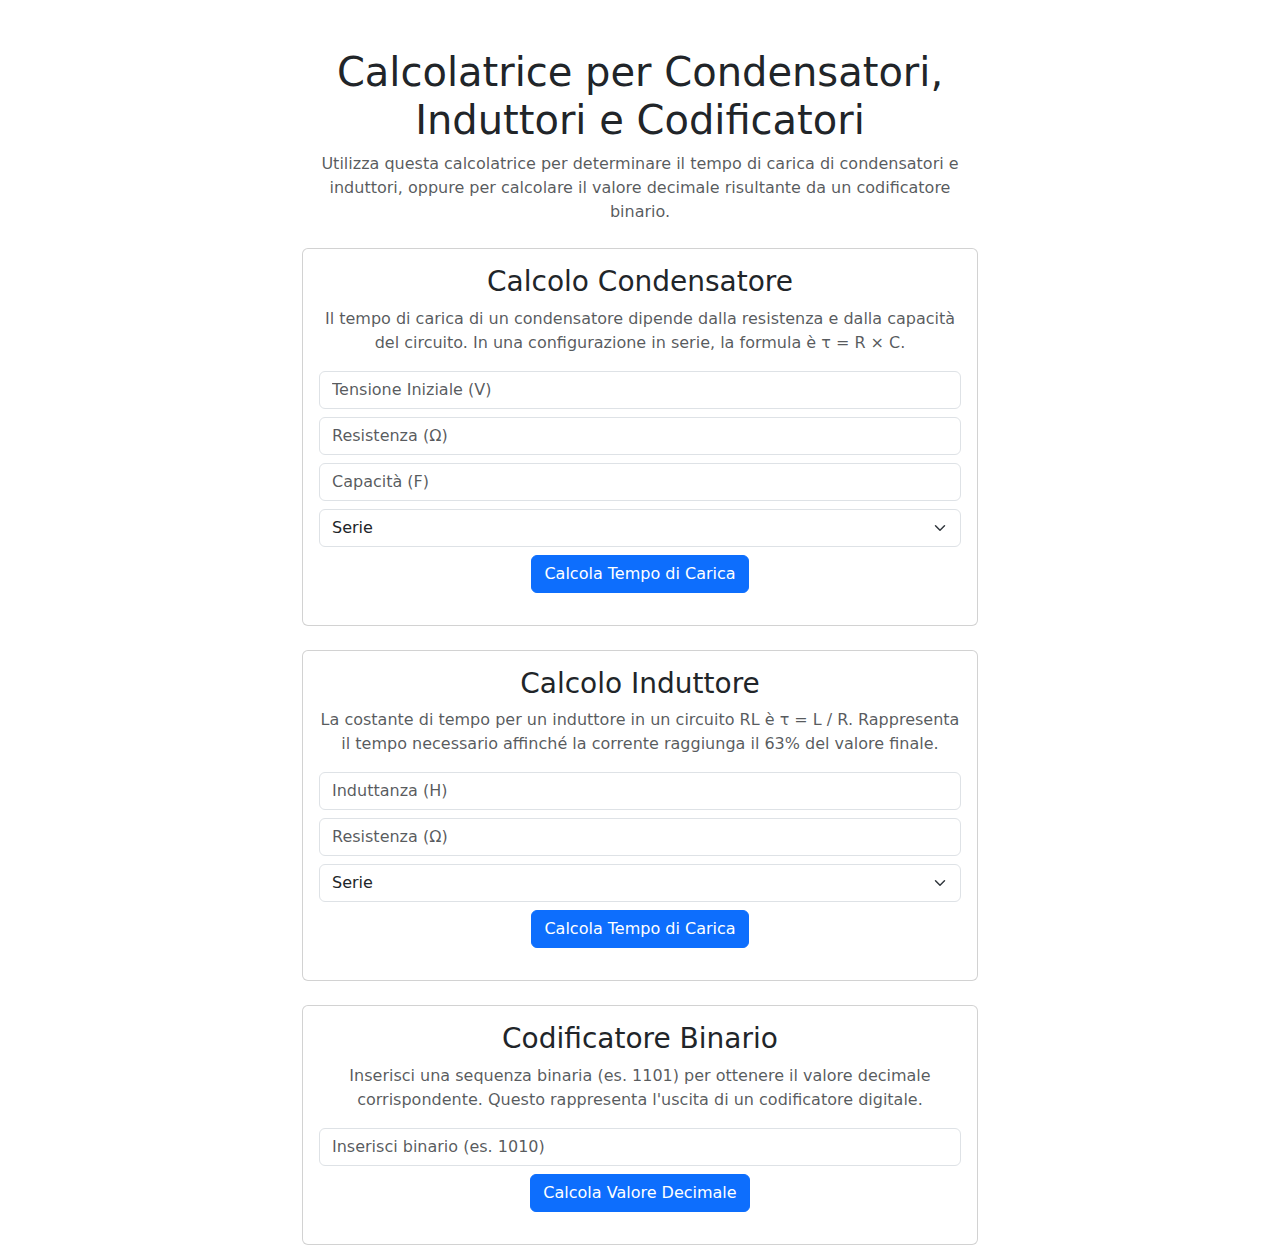
<file: index.html>
<!DOCTYPE html>
<html lang="it">
<head>
    <meta charset="UTF-8">
    <meta name="viewport" content="width=device-width, initial-scale=1.0">
    <title>Calcolatrice Elettronica</title>
    <link href="https://cdn.jsdelivr.net/npm/bootstrap@5.3.0-alpha1/dist/css/bootstrap.min.css" rel="stylesheet">
    <style>
        body {
            text-align: center;
        }
        .container {
            max-width: 700px;
            margin: auto;
        }
    </style>
</head>
<body>
    <div class="container mt-5">
        <h1>Calcolatrice per Condensatori, Induttori e Codificatori</h1>

        <p class="text-muted">Utilizza questa calcolatrice per determinare il tempo di carica di condensatori e induttori, oppure per calcolare il valore decimale risultante da un codificatore binario.</p>

        <!-- Sezione Condensatori -->
        <div class="card mt-4">
            <div class="card-body">
                <h3>Calcolo Condensatore</h3>
                <p class="text-muted">Il tempo di carica di un condensatore dipende dalla resistenza e dalla capacità del circuito. In una configurazione in serie, la formula è τ = R × C.</p>
                <form id="capacitor-form">
                    <input type="number" id="voltage" class="form-control mb-2" placeholder="Tensione Iniziale (V)" required>
                    <input type="number" id="resistance" class="form-control mb-2" placeholder="Resistenza (Ω)" required>
                    <input type="number" id="capacitance" class="form-control mb-2" placeholder="Capacità (F)" required>
                    <select id="configuration" class="form-select mb-2" required>
                        <option value="serie">Serie</option>
                        <option value="parallelo">Parallelo</option>
                    </select>
                    <button type="submit" class="btn btn-primary">Calcola Tempo di Carica</button>
                </form>
                <div id="result" class="mt-3 fw-bold"></div>
            </div>
        </div>

        <!-- Sezione Induttori -->
        <div class="card mt-4">
            <div class="card-body">
                <h3>Calcolo Induttore</h3>
                <p class="text-muted">La costante di tempo per un induttore in un circuito RL è τ = L / R. Rappresenta il tempo necessario affinché la corrente raggiunga il 63% del valore finale.</p>
                <form id="inductor-form">
                    <input type="number" id="inductance" class="form-control mb-2" placeholder="Induttanza (H)" required>
                    <input type="number" id="resistance-inductor" class="form-control mb-2" placeholder="Resistenza (Ω)" required>
                    <select id="inductor-configuration" class="form-select mb-2" required>
                        <option value="serie">Serie</option>
                        <option value="parallelo">Parallelo</option>
                    </select>
                    <button type="submit" class="btn btn-primary">Calcola Tempo di Carica</button>
                </form>
                <div id="inductor-result" class="mt-3 fw-bold"></div>
            </div>
        </div>

        <!-- Sezione Codificatori -->
        <div class="card mt-4">
            <div class="card-body">
                <h3>Codificatore Binario</h3>
                <p class="text-muted">Inserisci una sequenza binaria (es. 1101) per ottenere il valore decimale corrispondente. Questo rappresenta l'uscita di un codificatore digitale.</p>
                <form id="encoder-form">
                    <input type="text" id="binary-input" class="form-control mb-2" placeholder="Inserisci binario (es. 1010)" pattern="[01]+" required>
                    <button type="submit" class="btn btn-primary">Calcola Valore Decimale</button>
                </form>
                <div id="encoder-result" class="mt-3 fw-bold"></div>
                <div id="encoder-time" class="mt-1 text-secondary"></div>
            </div>
        </div>
    </div>

    <script>
        // Calcolo condensatore
        document.getElementById('capacitor-form').addEventListener('submit', function(event) {
            event.preventDefault();
            let resistance = parseFloat(document.getElementById('resistance').value);
            let capacitance = parseFloat(document.getElementById('capacitance').value);
            let configuration = document.getElementById('configuration').value;
            let time = configuration === "serie" ? resistance * capacitance : 2 * resistance * capacitance;
            document.getElementById('result').innerText = `Tempo di Carica: ${time.toFixed(2)} secondi`;
        });

        // Calcolo induttore
        document.getElementById('inductor-form').addEventListener('submit', function(event) {
            event.preventDefault();
            let inductance = parseFloat(document.getElementById('inductance').value);
            let resistance = parseFloat(document.getElementById('resistance-inductor').value);
            let configuration = document.getElementById('inductor-configuration').value;
            let timeConstant = configuration === "serie" ? inductance / resistance : 2 * inductance / resistance;
            document.getElementById('inductor-result').innerText = `Tempo di Carica: ${timeConstant.toFixed(2)} secondi`;
        });

        // Calcolo codificatore
        document.getElementById('encoder-form').addEventListener('submit', function(event) {
            event.preventDefault();
            let binary = document.getElementById('binary-input').value;
            if (/^[01]+$/.test(binary)) {
                let decimal = parseInt(binary, 2);
                let processingTimeMs = binary.length * 0.5; // 0.5 ms per bit
                document.getElementById('encoder-result').innerText = `Valore Decimale: ${decimal}`;
                document.getElementById('encoder-time').innerText = `Tempo di Elaborazione Stimato: ${processingTimeMs.toFixed(2)} ms`;
            } else {
                document.getElementById('encoder-result').innerText = "Input non valido. Inserisci solo 0 e 1.";
                document.getElementById('encoder-time').innerText = "";
            }
        });
    </script>

    <script src="https://cdn.jsdelivr.net/npm/bootstrap@5.3.0-alpha1/dist/js/bootstrap.bundle.min.js"></script>
</body>
</html>
</file>
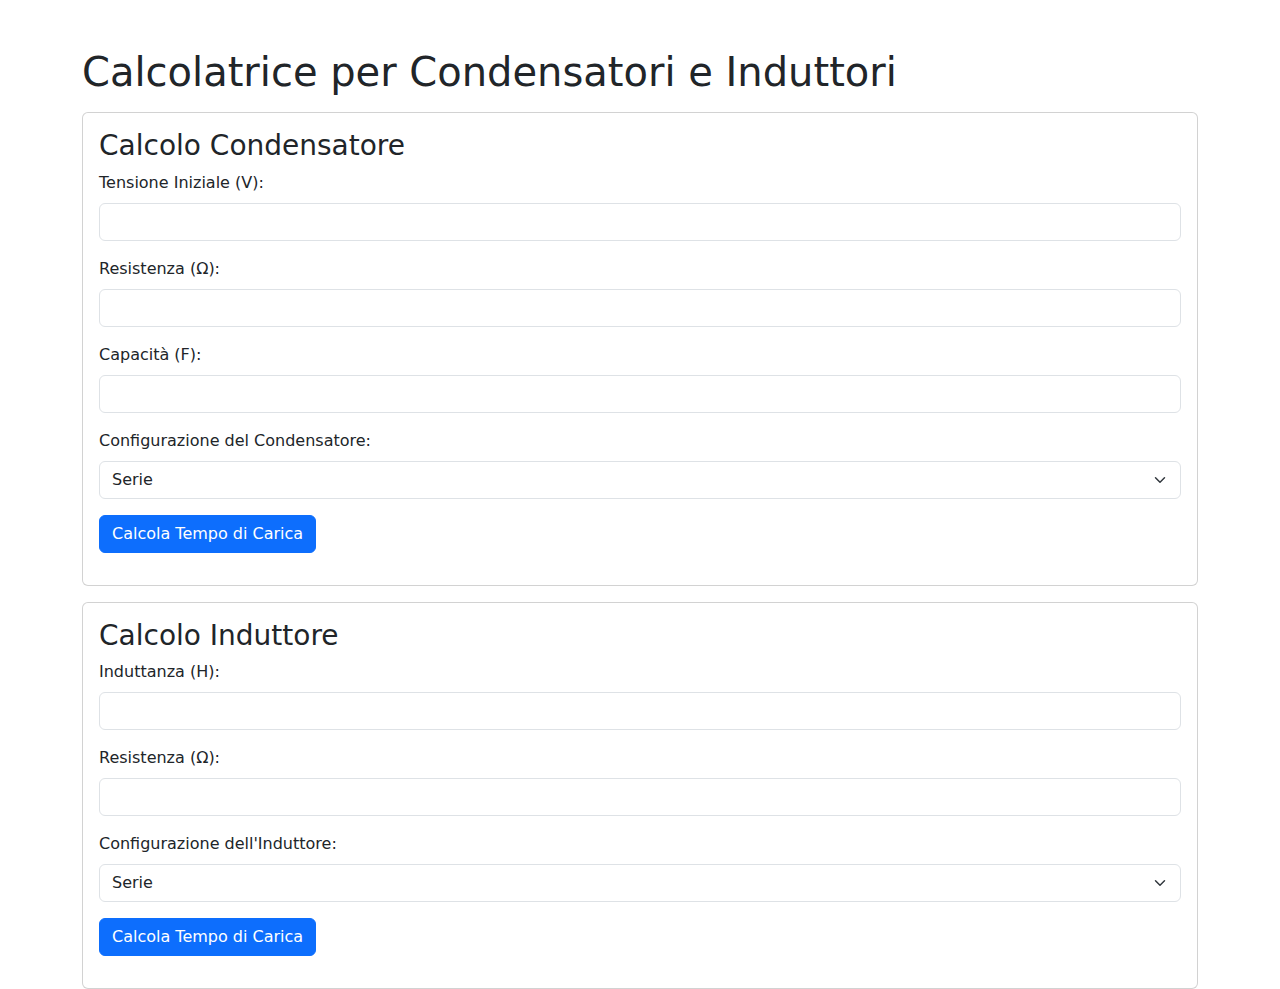
<file: intex.html>
<!DOCTYPE html>
<html lang="it">
<head>
    <meta charset="UTF-8">
    <meta name="viewport" content="width=device-width, initial-scale=1.0">
    <title>Calcolatrice per Condensatori e Induttori</title>
    <link href="https://cdn.jsdelivr.net/npm/bootstrap@5.3.0-alpha1/dist/css/bootstrap.min.css" rel="stylesheet">
</head>
<body>
    <div class="container mt-5">
        <h1>Calcolatrice per Condensatori e Induttori</h1>

        <!-- Sezione Condensatori -->
        <div class="card mt-3">
            <div class="card-body">
                <h3>Calcolo Condensatore</h3>
                <form id="capacitor-form">
                    <div class="mb-3">
                        <label for="voltage" class="form-label">Tensione Iniziale (V):</label>
                        <input type="number" id="voltage" class="form-control" required>
                    </div>
                    <div class="mb-3">
                        <label for="resistance" class="form-label">Resistenza (Ω):</label>
                        <input type="number" id="resistance" class="form-control" required>
                    </div>
                    <div class="mb-3">
                        <label for="capacitance" class="form-label">Capacità (F):</label>
                        <input type="number" id="capacitance" class="form-control" required>
                    </div>
                    <div class="mb-3">
                        <label for="configuration" class="form-label">Configurazione del Condensatore:</label>
                        <select id="configuration" class="form-select" required>
                            <option value="serie">Serie</option>
                            <option value="parallelo">Parallelo</option>
                        </select>
                    </div>
                    <button type="submit" class="btn btn-primary">Calcola Tempo di Carica</button>
                </form>
                <div id="result" class="mt-3"></div>
            </div>
        </div>

        <!-- Sezione Induttori -->
        <div class="card mt-3">
            <div class="card-body">
                <h3>Calcolo Induttore</h3>
                <form id="inductor-form">
                    <div class="mb-3">
                        <label for="inductance" class="form-label">Induttanza (H):</label>
                        <input type="number" id="inductance" class="form-control" required>
                    </div>
                    <div class="mb-3">
                        <label for="resistance-inductor" class="form-label">Resistenza (Ω):</label>
                        <input type="number" id="resistance-inductor" class="form-control" required>
                    </div>
                    <div class="mb-3">
                        <label for="inductor-configuration" class="form-label">Configurazione dell'Induttore:</label>
                        <select id="inductor-configuration" class="form-select" required>
                            <option value="serie">Serie</option>
                            <option value="parallelo">Parallelo</option>
                        </select>
                    </div>
                    <button type="submit" class="btn btn-primary">Calcola Tempo di Carica</button>
                </form>
                <div id="inductor-result" class="mt-3"></div>
            </div>
        </div>
    </div>

    <script>
        document.getElementById('capacitor-form').addEventListener('submit', function(event) {
            event.preventDefault();
            
            let voltage = parseFloat(document.getElementById('voltage').value);
            let resistance = parseFloat(document.getElementById('resistance').value);
            let capacitance = parseFloat(document.getElementById('capacitance').value);
            let configuration = document.getElementById('configuration').value;
            let time;
            
            if (configuration === "serie") {
                time = resistance * capacitance; // Tempo di carica per condensatore in serie
            } else {
                time = 2 * resistance * capacitance; // Tempo di carica per condensatore in parallelo (approssimato)
            }
            
            document.getElementById('result').innerText = `Tempo di Carica: ${time.toFixed(2)} secondi`;
        });

        document.getElementById('inductor-form').addEventListener('submit', function(event) {
            event.preventDefault();
            
            let inductance = parseFloat(document.getElementById('inductance').value);
            let resistance = parseFloat(document.getElementById('resistance-inductor').value);
            let configuration = document.getElementById('inductor-configuration').value;
            let timeConstant;
            
            if (configuration === "serie") {
                timeConstant = inductance / resistance; // Costante di tempo per induttore in serie
            } else {
                timeConstant = 2 * inductance / resistance; // Costante di tempo per induttore in parallelo (approssimato)
            }

            document.getElementById('inductor-result').innerText = `Tempo di Carica: ${timeConstant.toFixed(2)} secondi`;
        });
    </script>

    <script src="https://cdn.jsdelivr.net/npm/bootstrap@5.3.0-alpha1/dist/js/bootstrap.bundle.min.js"></script>
</body>
</html>
</file>
